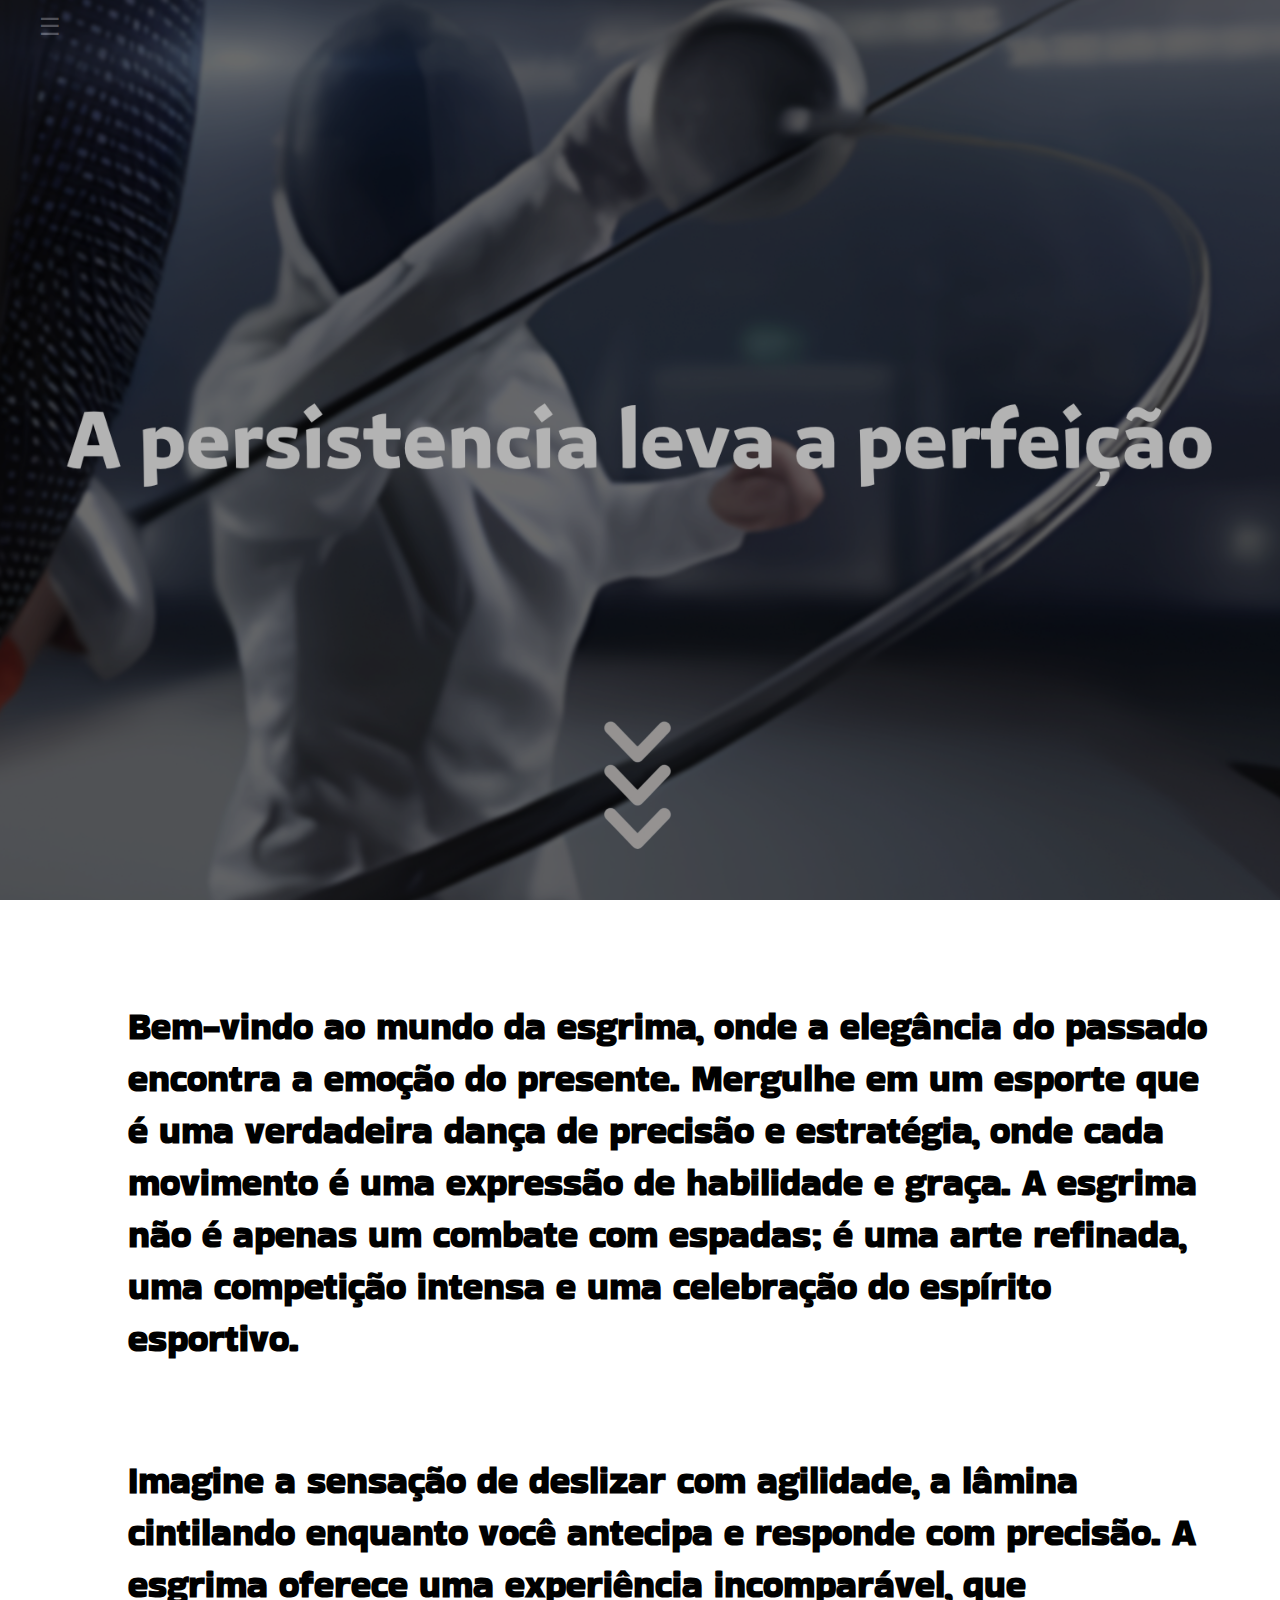
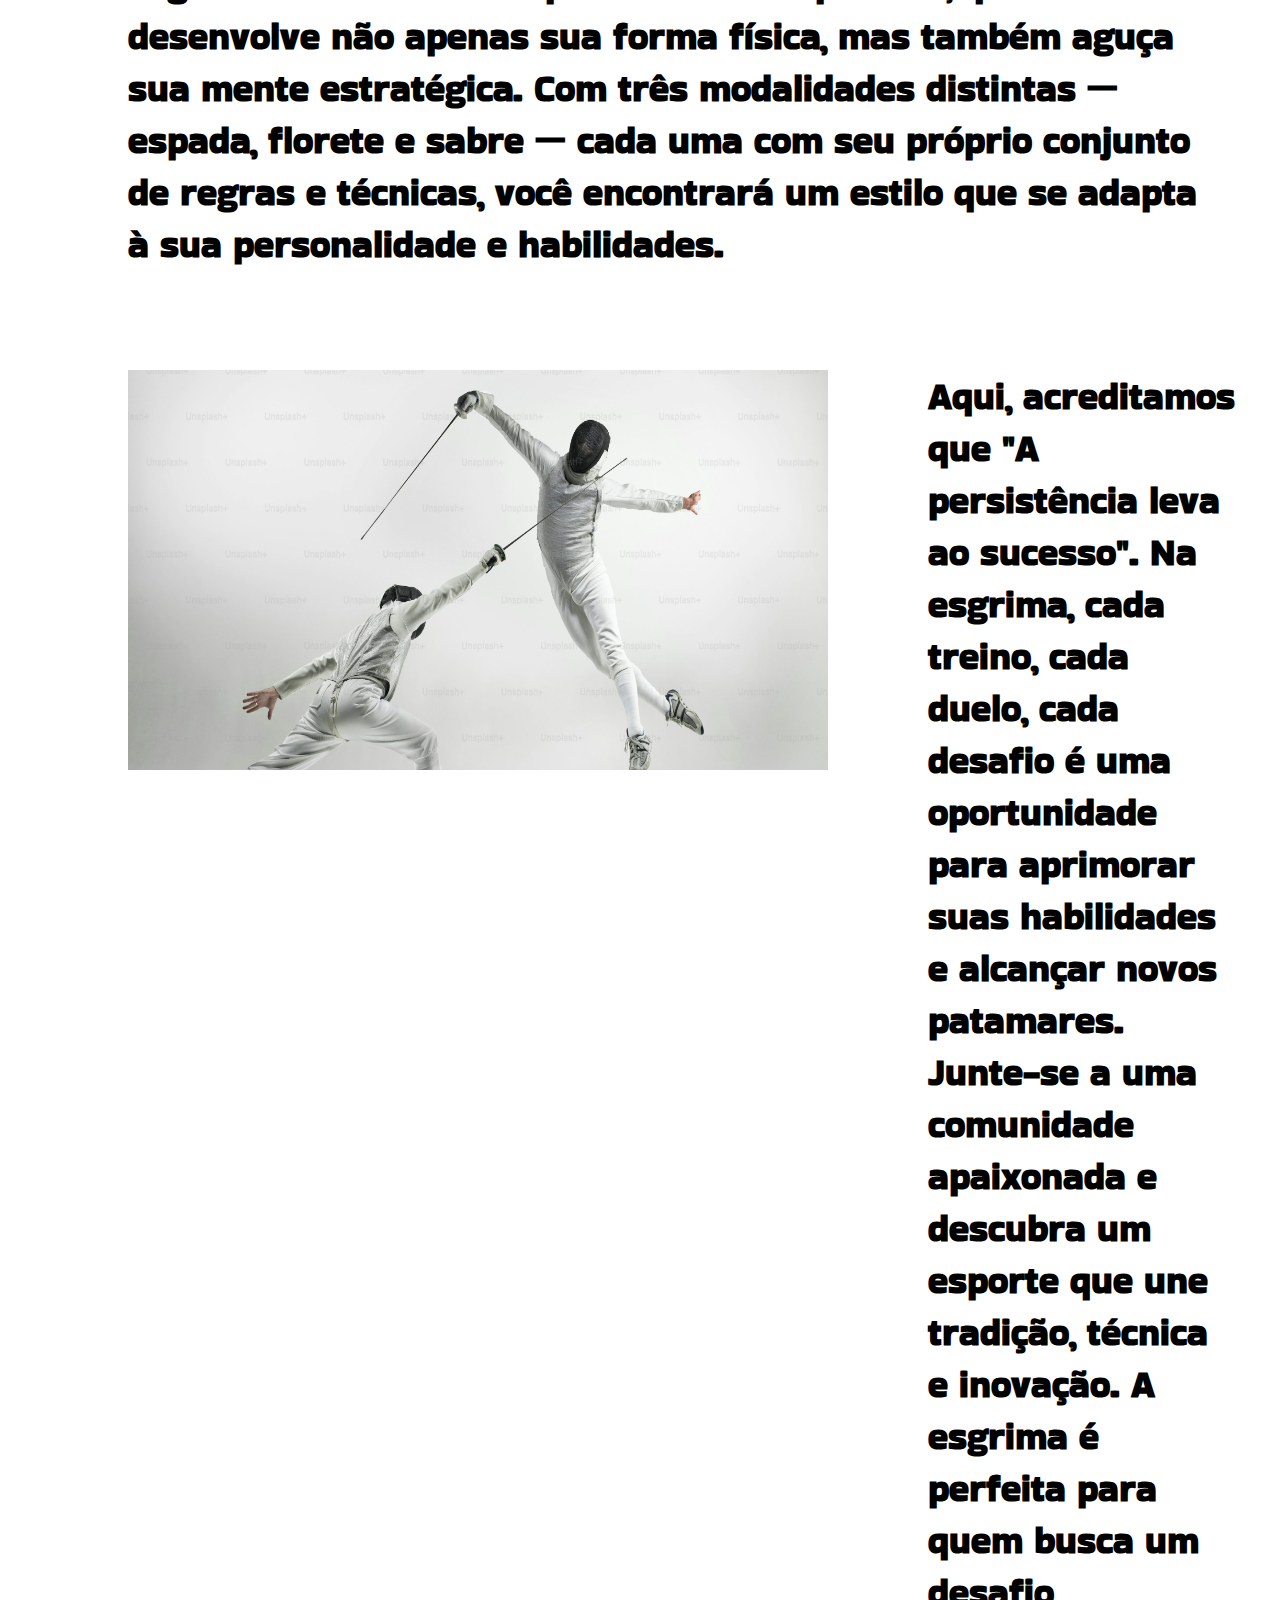
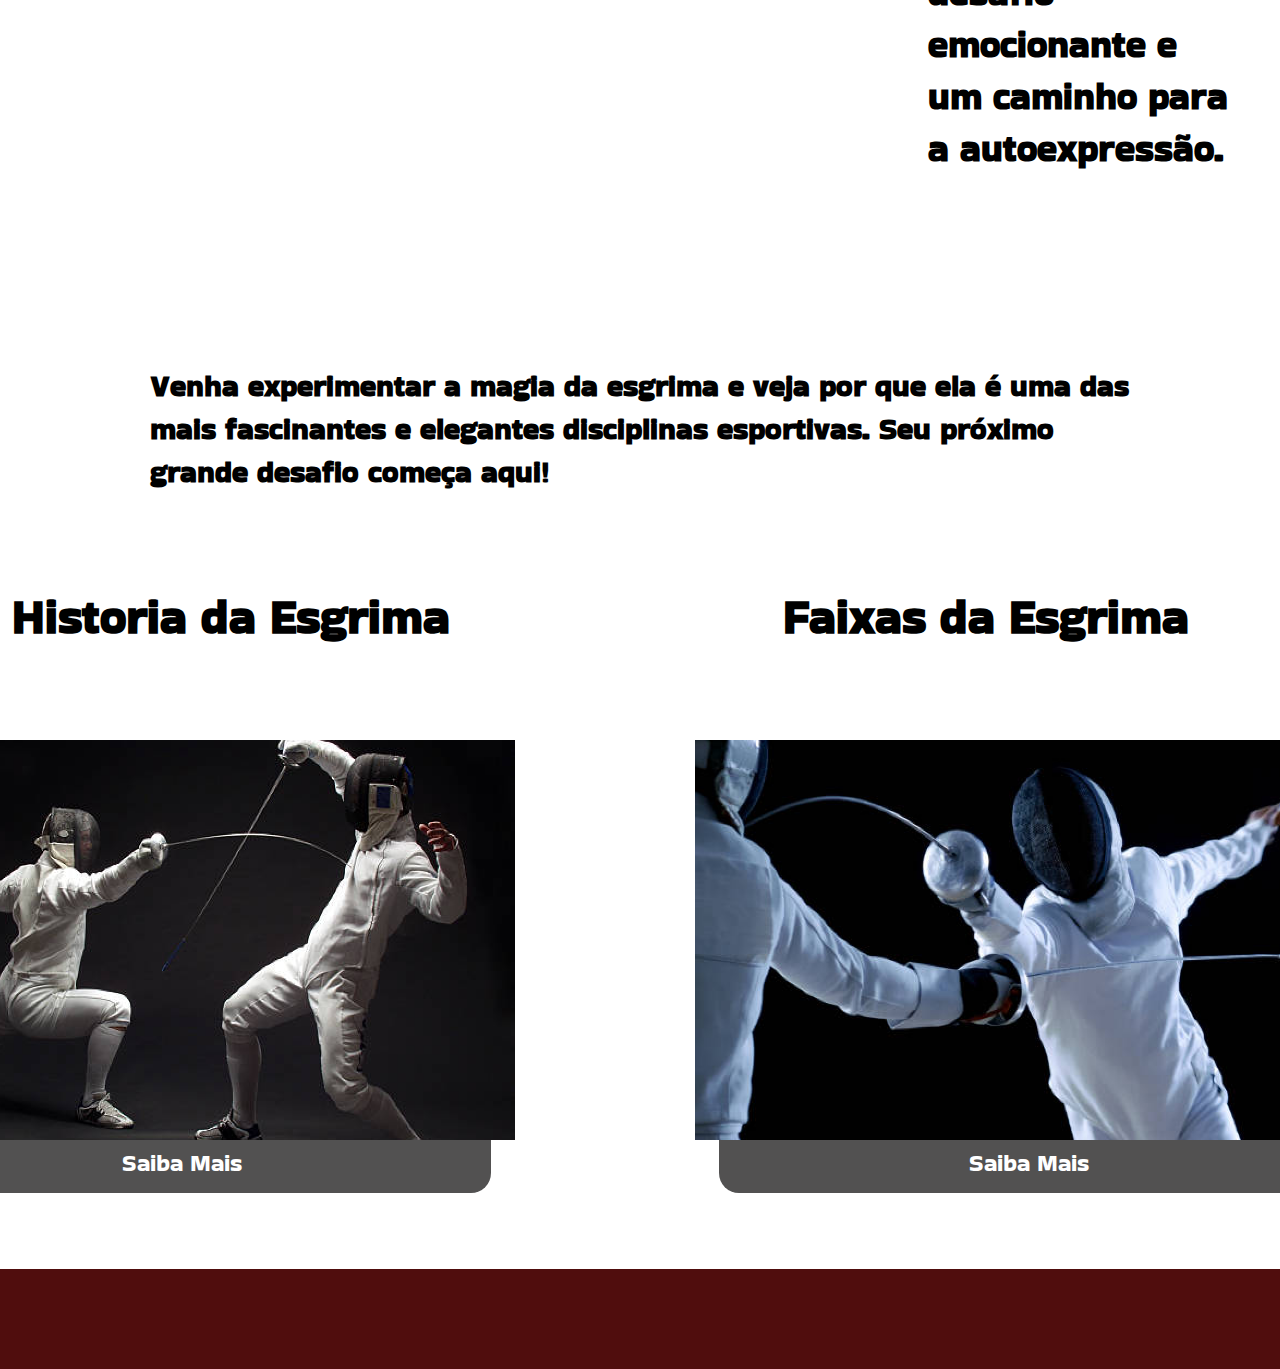
<file: index.html>
<!DOCTYPE html>
<html lang="en">
    <link rel="stylesheet" href="./assets/style.css">
    <script src="./assets/index.js"></script>

<head>
    <meta charset="UTF-8">
    <meta name="viewport" content="width=device-width, initial-scale=1.0">
    <title>Document</title>
    <link rel="preconnect" href="https://fonts.googleapis.com">
    <link rel="preconnect" href="https://fonts.gstatic.com" crossorigin>
    <link href="https://fonts.googleapis.com/css2?family=Bakbak+One&display=swap" rel="stylesheet">
</head>
<body>
    <div class="container">
    <div class="sidebar" id="sidebar">
        <div class="sidebar-header">
            <button class="toggle-btn" onclick="toggleSidebar()">&#9776;</button>
        </div>  
        <div class="sidebar-content">
            <button class="nav-btn" ><a href="./index.html">Pagina Principal</a></button>
            <button class="nav-btn" ><a href="./historia.html">História</a></button>
            <button class="nav-btn"><a href="./categorias.html">Categorias</a></button>
            <button class="nav-btn"><a href="./podio.html">Pódios</a></button>
            <button class="nav-btn"><a href="./feedback.php">FeedBack</a></button>

            <div class="last">
                <a href="https://olympics.com/pt/olympic-games">Olimpíadas</a>
            </div>
        </div>
    </div>
    </div>
    <div class="opct">  
    <header>
        <img src="./assets/Design_sem_nome__3_-removebg-preview.png" alt="scroll" id="scr-btn" onclick="scrollToSection('title')">
    </header>
    </div>
<article>

        <div class="center" id="title">
            <b><p>

                Bem-vindo ao mundo da esgrima, onde a elegância do passado encontra a emoção do presente. Mergulhe em um esporte que é uma verdadeira dança de precisão e estratégia, onde cada movimento é uma expressão de habilidade e graça. A esgrima não é apenas um combate com espadas; é uma arte refinada, uma competição intensa e uma celebração do espírito esportivo.</p></b>
                <p><b>
                Imagine a sensação de deslizar com agilidade, a lâmina cintilando enquanto você antecipa e responde com precisão. A esgrima oferece uma experiência incomparável, que desenvolve não apenas sua forma física, mas também aguça sua mente estratégica. Com três modalidades distintas — espada, florete e sabre — cada uma com seu próprio conjunto de regras e técnicas, você encontrará um estilo que se adapta à sua personalidade e habilidades.


            </p>
        </b>
        </div>

        <aside>
            <div class="img-princ"><img src="./assets/img_princ.png" width="700vh" height="400px" id="img_mid"></div>

            <div class="text-img">
                <b><p>Aqui, acreditamos que "A persistência leva ao sucesso". Na esgrima, cada treino, cada duelo, cada desafio é uma oportunidade para aprimorar suas habilidades e alcançar novos patamares. Junte-se a uma comunidade apaixonada e descubra um esporte que une tradição, técnica e inovação. A esgrima é perfeita para quem busca um desafio emocionante e um caminho para a autoexpressão. </p></b>

            </div>
        </aside>

        <div class="last-text">
            <b><p>Venha experimentar a magia da esgrima e veja por que ela é uma das mais fascinantes e elegantes disciplinas esportivas. Seu próximo grande desafio começa aqui!</p></b>
        </div>

        <div class="article-button">

            <div class="text-article-button1">
                <b><p>Historia da Esgrima</p></b>
            </div>
            <div class="text-article-button2">
                <b><p>Faixas da Esgrima</p></b>
            </div> 
        </div>   


                <div class="article-img">
                    <div class="img-final1">
                        <img src="./assets/img-last1.png" height="400vh" width="667vh">
                        <div class="div1"><a href="https://cbesgrima.org.br/a-esgrima/historia/">Saiba Mais</a></div>
                    </div>
                            
                    <div class="img-final2">
                        <img src="./assets/img_last2.png" height="400vh" width="667vh">
                        <div class="div2"><a href="https://mundoeducacao.uol.com.br/educacao-fisica/esgrima.htm">Saiba Mais</a></div>                        
                    </div>
                </div>
</article>  
    <footer>
        <img class="img" src="./assets/simbolo.png">
        <p class="p1">© Wallace e jesus</p>
    </footer>
</body>
</html>
</file>
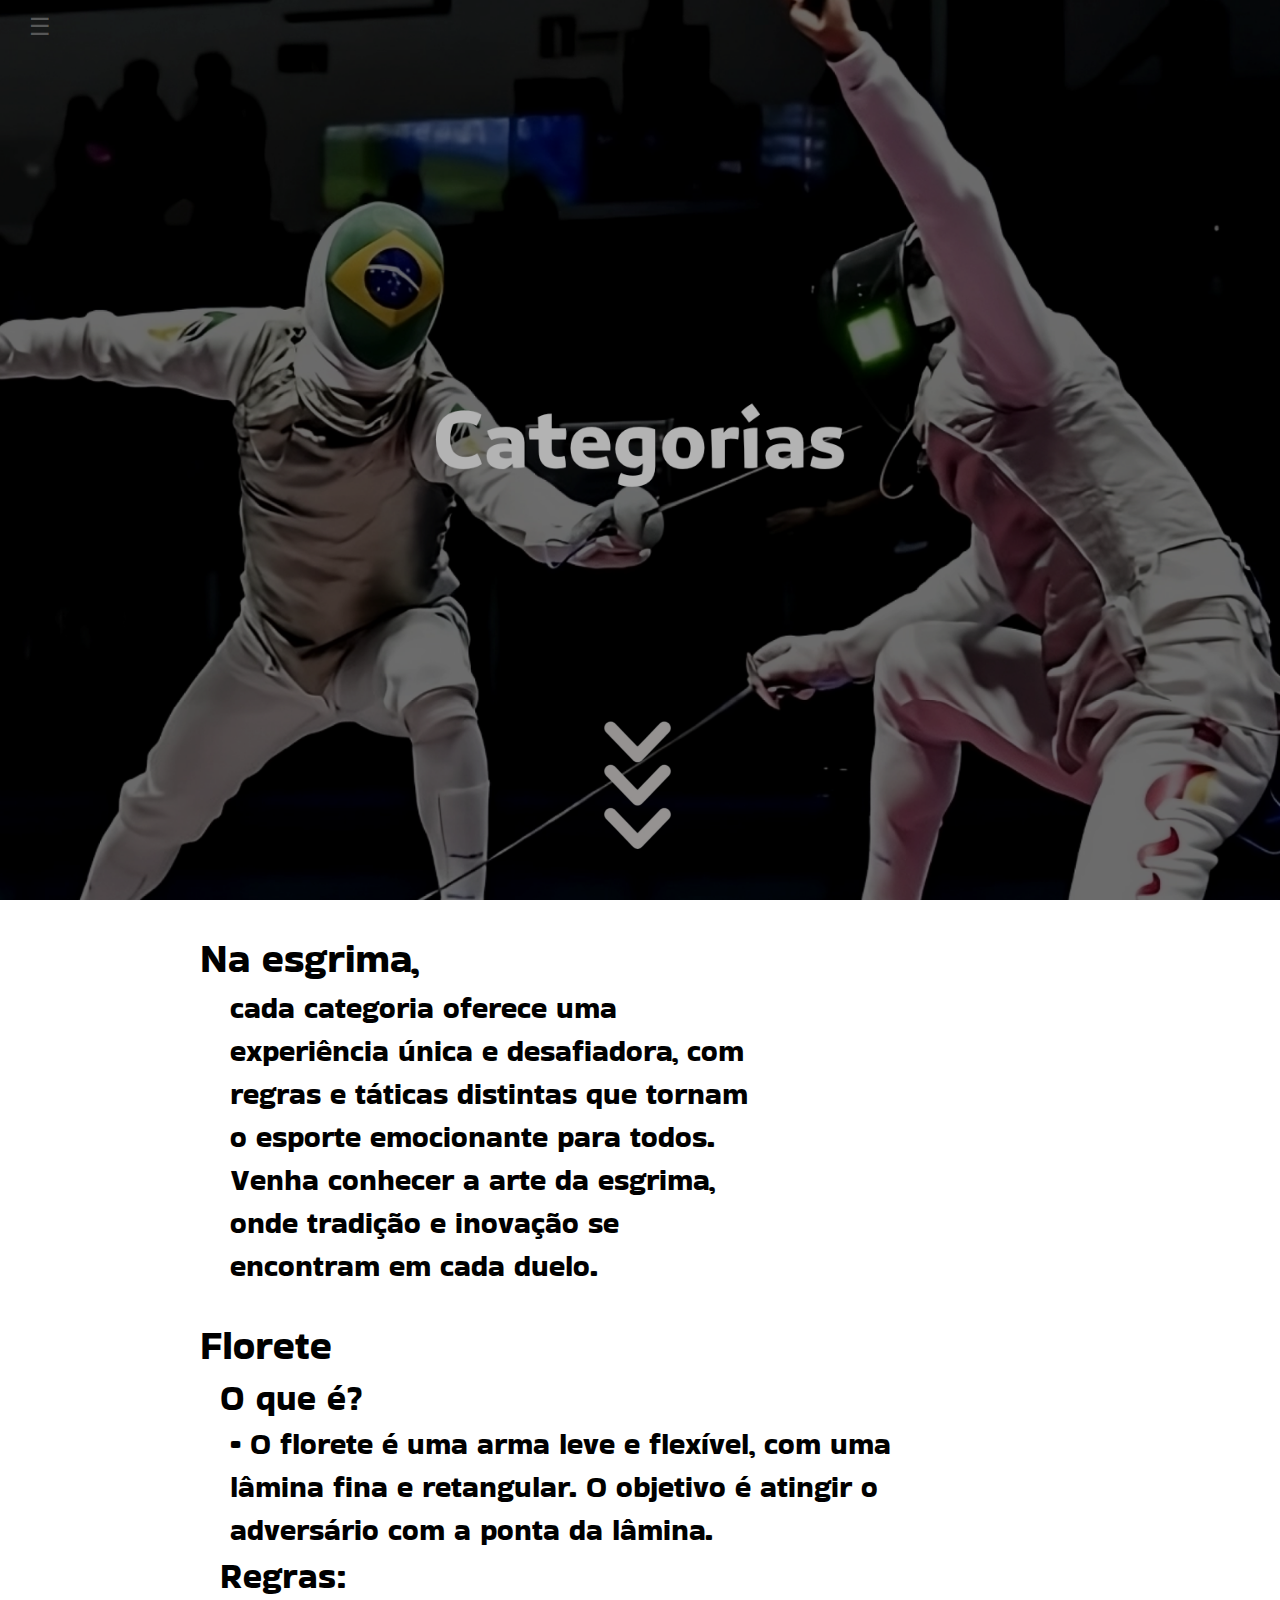
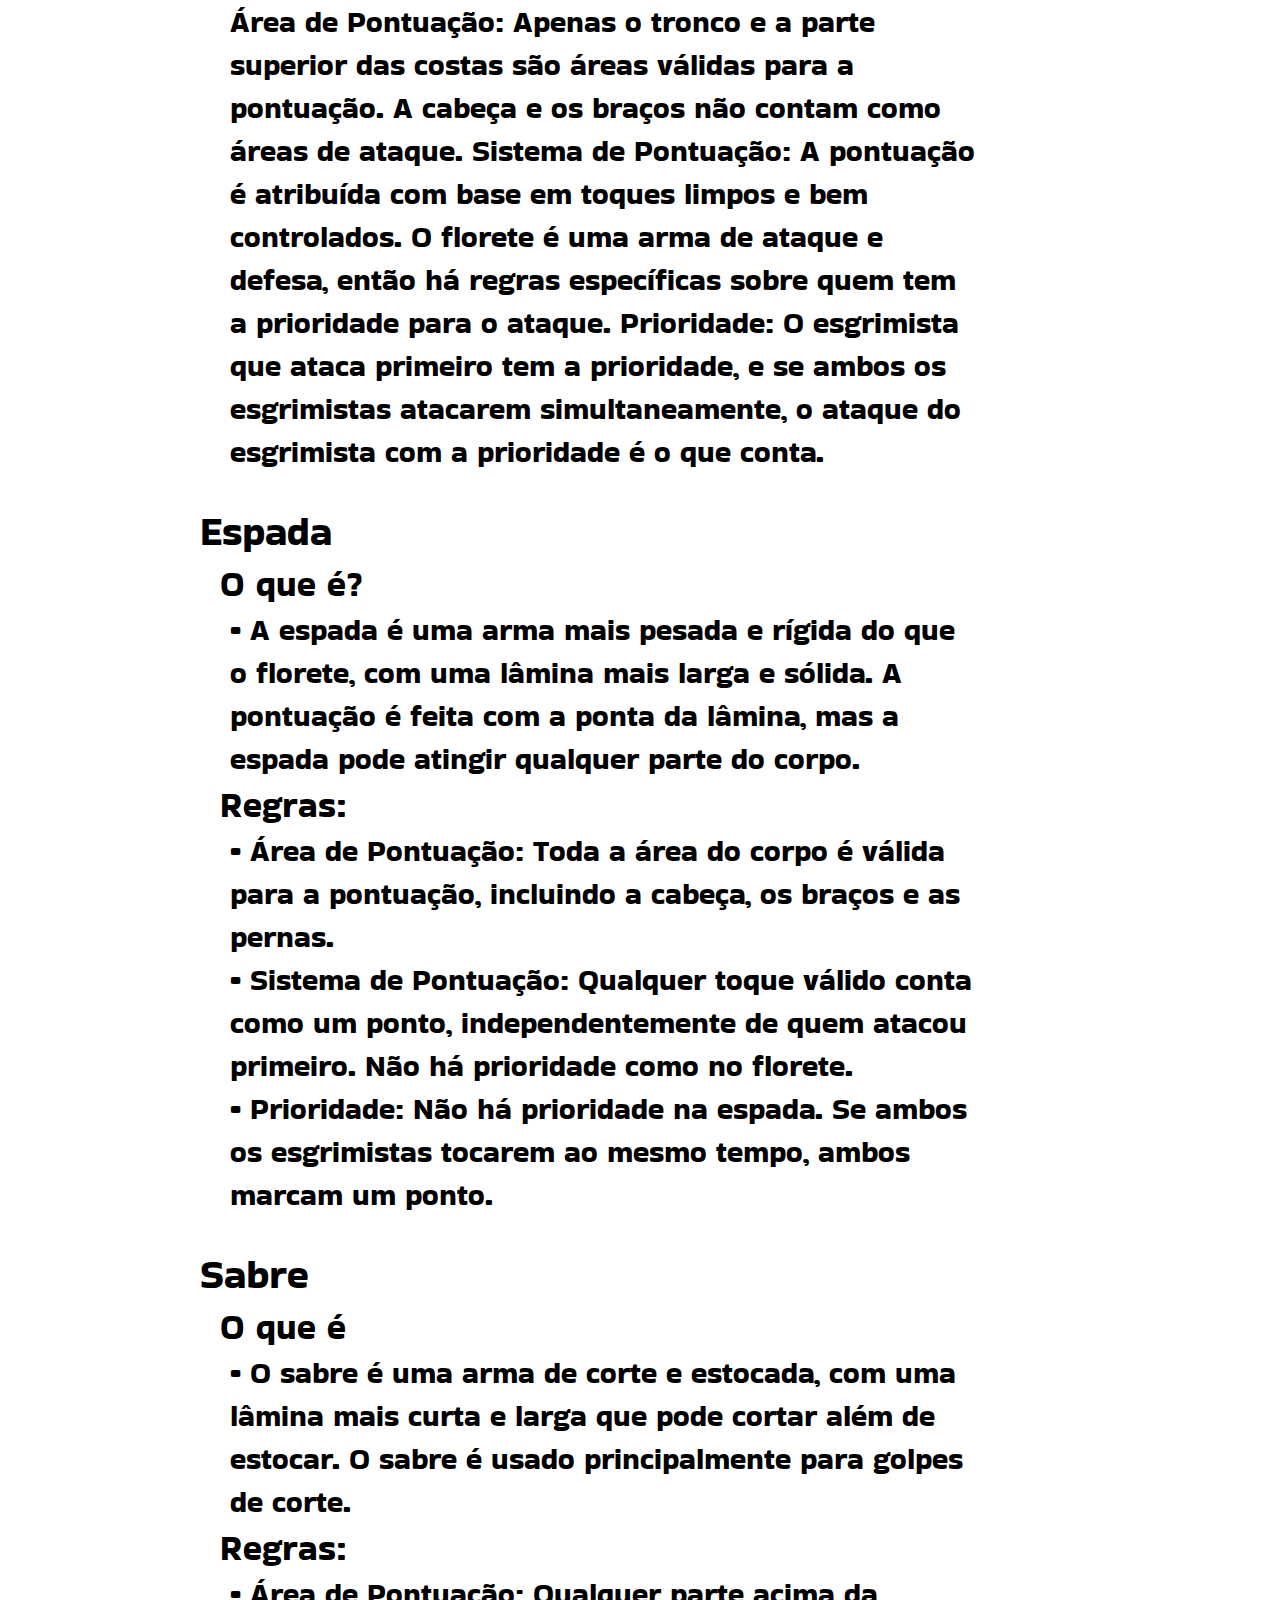
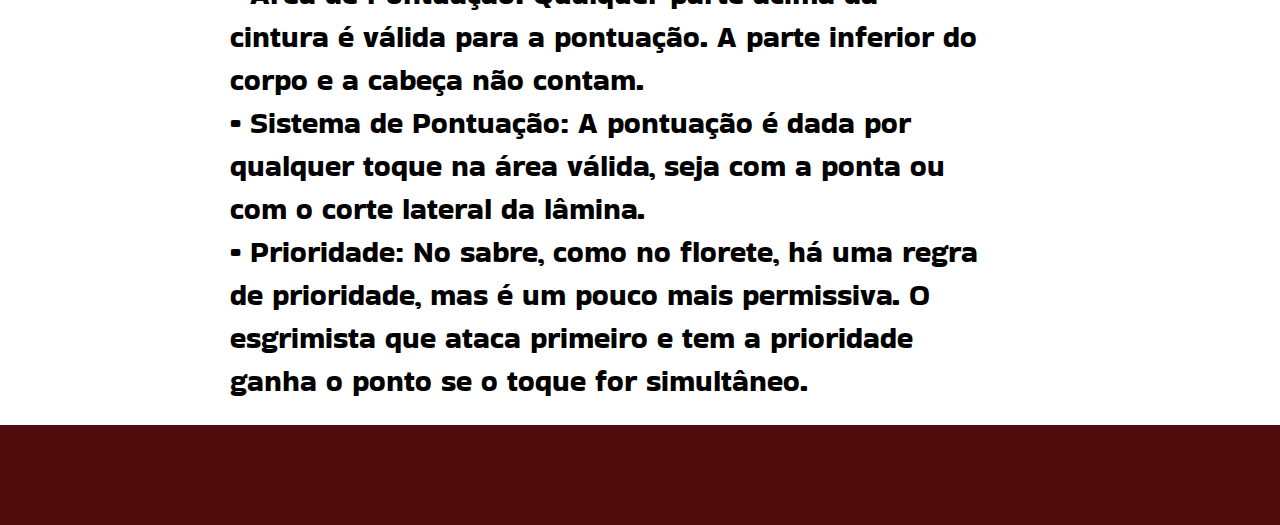
<file: categorias.html>
<!DOCTYPE html>
<html lang="en">
    <link rel="stylesheet" href="./assets/faixas.css">
<head>
    <meta charset="UTF-8">
    <meta http-equiv="X-UA-Compatible" content="IE=edge">
    <meta name="viewport" content="width=device-width, initial-scale=1.0">
    <link rel="preconnect" href="https://fonts.googleapis.com">
    <link rel="preconnect" href="https://fonts.gstatic.com" crossorigin>
    <link href="https://fonts.googleapis.com/css2?family=Bakbak+One&display=swap" rel="stylesheet">
    <title>Document</title>
</head>
<body>
    <div class="sidebar" id="sidebar">
        <div class="sidebar-header">
            <button class="toggle-btn" onclick="toggleSidebar()">&#9776;</button>
        </div>
        <div class="sidebar-content">
            <button class="nav-btn" ><a href="./index.html">Pagina Principal</a></button>
            <button class="nav-btn" ><a href="./historia.html">História</a></button>
            <button class="nav-btn"><a href="./categorias.html">Categorias</a></button>
            <button class="nav-btn"><a href="./podio.html">Pódios</a></button>
            <button class="nav-btn"><a href="./feedback.php">FeedBack</a></button>

            <div class="last">
                <a href="https://olympics.com/pt/olympic-games">Olimpíadas</a>
            </div>
        </div>
    </div>


    <div class="opct">  
        <header>
            <img src="./assets/Design_sem_nome__3_-removebg-preview.png" alt="scroll" id="scr-btn" onclick="scrollToSection('title')">
        </header>
        </div>

    <article>
        <div class="h1" id="title">Na esgrima,</div> <div class="p">cada categoria oferece uma experiência única e desafiadora, com regras e táticas distintas que tornam o esporte emocionante para todos. Venha conhecer a arte da esgrima, onde tradição e inovação se encontram em cada duelo.</div> 
    
        <div class="h1">Florete</div>
            <div class="a">O que é?</div>
                <div class="b">• O florete é uma arma leve e flexível, com uma lâmina fina e retangular. O objetivo é atingir o adversário com a ponta da lâmina. </div>

        
        <div class="a">Regras:</div>
            <div class="b">Área de Pontuação: Apenas o tronco e a parte superior das costas são áreas válidas para a pontuação. A cabeça e os braços não contam como áreas de ataque.
                Sistema de Pontuação: A pontuação é atribuída com base em toques limpos e bem controlados. O florete é uma arma de ataque e defesa, então há regras específicas sobre quem tem a prioridade para o ataque.
                Prioridade: O esgrimista que ataca primeiro tem a prioridade, e se ambos os esgrimistas atacarem simultaneamente, o ataque do esgrimista com a prioridade é o que conta.</div>
    
            <div class="h1">Espada</div>
                <div class="a">O  que é?</div>
                    <div class="b">• A espada é uma arma mais pesada e rígida do que o florete, com uma lâmina mais larga e sólida. A pontuação é feita com a ponta da lâmina, mas a espada pode atingir qualquer parte do corpo.</div>

                    <div class="a">Regras:</div>
                    <div class="b">• Área de Pontuação: Toda a área do corpo é válida para a pontuação, incluindo a cabeça, os braços e as pernas.</div>
                    <div class="b">• Sistema de Pontuação: Qualquer toque válido conta como um ponto, independentemente de quem atacou primeiro. Não há prioridade como no florete.</div>
                    <div class="b">• Prioridade: Não há prioridade na espada. Se ambos os esgrimistas tocarem ao mesmo tempo, ambos marcam um ponto.</div>



            <div class="h1">Sabre</div>
                <div class="a">O que é</div>
                <div class="b">• O sabre é uma arma de corte e estocada, com uma lâmina mais curta e larga que pode cortar além de estocar. O sabre é usado principalmente para golpes de corte.</div>
                <div class="a">Regras:</div>
                <div class="b">• Área de Pontuação: Qualquer parte acima da cintura é válida para a pontuação. A parte inferior do corpo e a cabeça não contam.</div>
                <div class="b">• Sistema de Pontuação: A pontuação é dada por qualquer toque na área válida, seja com a ponta ou com o corte lateral da lâmina.</div>
                <div class="b">• Prioridade: No sabre, como no florete, há uma regra de prioridade, mas é um pouco mais permissiva. O esgrimista que ataca primeiro e tem a prioridade ganha o ponto se o toque for simultâneo. </div>
        </article>
            <br>
            <footer>
                <img class="img" src="./assets/simbolo.png">
                <p class="p1">© Wallace e jesus</p>
            </footer>
    <script src="script.js"></script>
</body>
</html>
</file>
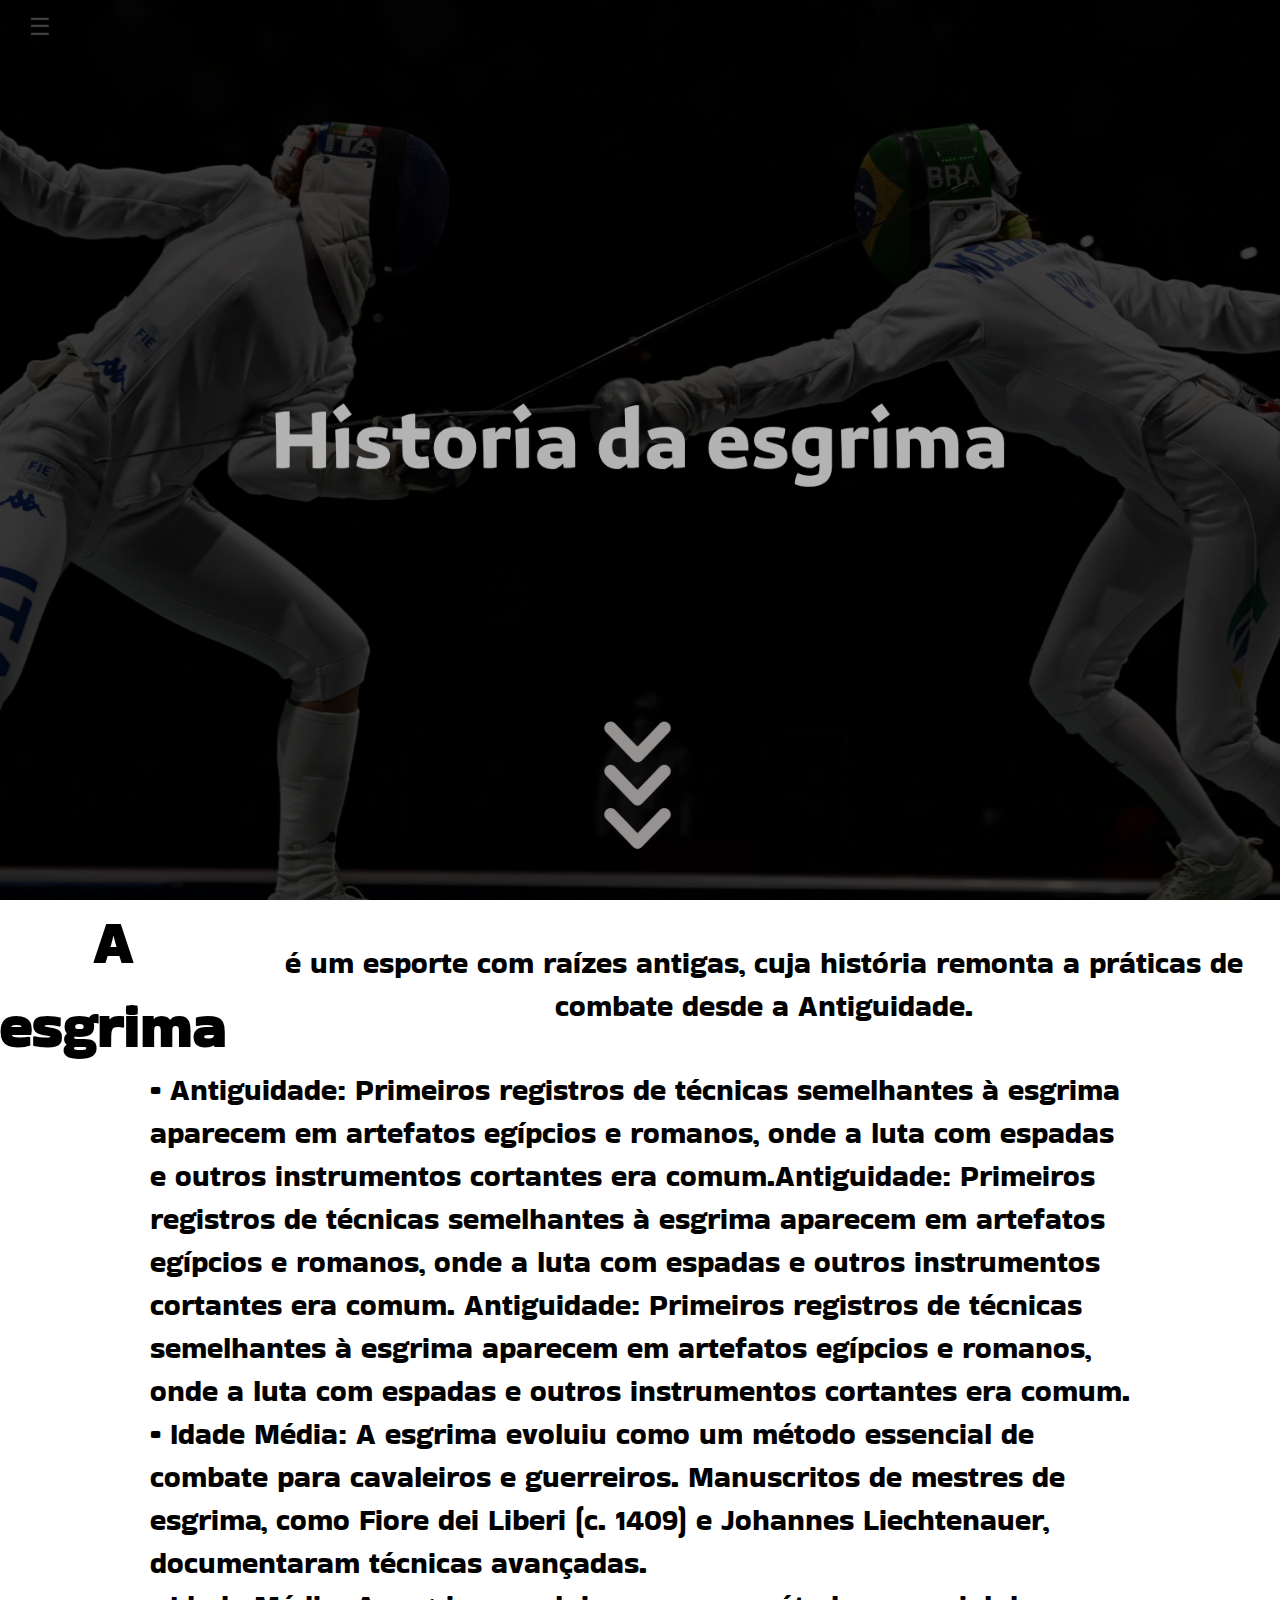
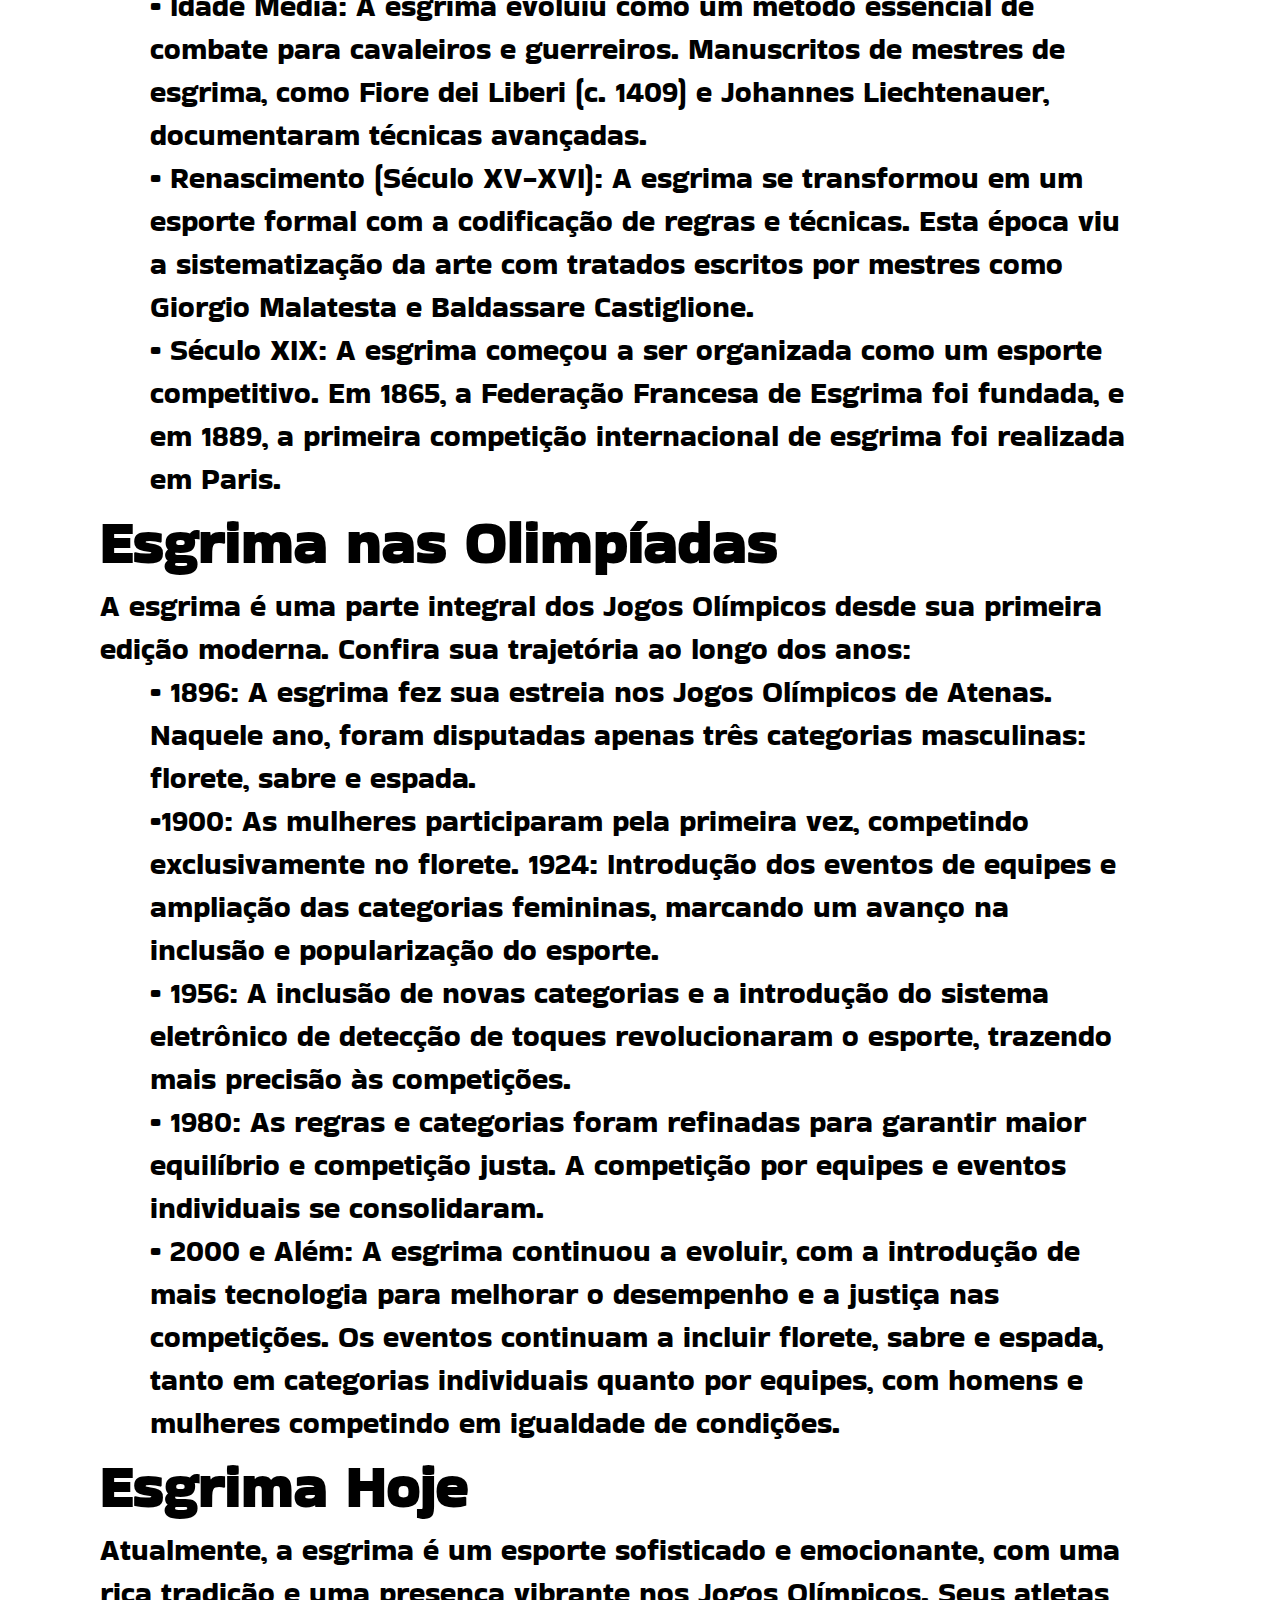
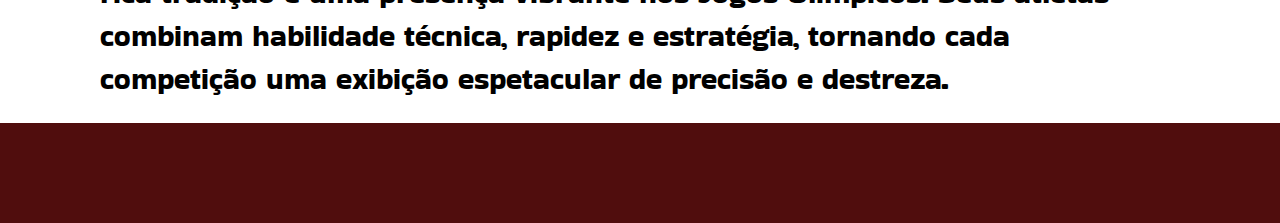
<file: historia.html>
<!DOCTYPE html>
<html lang="en">
    <link rel="stylesheet" href="./assets/historia.css">
<head>
    <meta charset="UTF-8">
    <meta http-equiv="X-UA-Compatible" content="IE=edge">
    <meta name="viewport" content="width=device-width, initial-scale=1.0">
    <link rel="preconnect" href="https://fonts.googleapis.com">
    <link rel="preconnect" href="https://fonts.gstatic.com" crossorigin>
    <link href="https://fonts.googleapis.com/css2?family=Bakbak+One&display=swap" rel="stylesheet">
    <title>Document</title>
</head>
<body>
    <div class="sidebar" id="sidebar">
        <div class="sidebar-header">
            <button class="toggle-btn" onclick="toggleSidebar()">&#9776;</button>
        </div>
        <div class="sidebar-content">
            <button class="nav-btn" ><a href="./index.html">Pagina Principal</a></button>
            <button class="nav-btn" ><a href="./historia.html">História</a></button>
            <button class="nav-btn"><a href="./categorias.html">Categorias</a></button>
            <button class="nav-btn"><a href="./podio.html">Pódios</a></button>
            <button class="nav-btn"><a href="./feedback.php">FeedBack</a></button>

            <div class="last">
                <a href="https://olympics.com/pt/olympic-games">Olimpíadas</a>
            </div>
        </div>
    </div>

    <div class="opct">  
        <header>
            <img src="./assets/Design_sem_nome__3_-removebg-preview.png" alt="scroll" id="scr-btn" onclick="scrollToSection('title')">
        </header>
        </div>

        <div class="pag1">
            <h1 class="h1-text" id="title">A esgrima</h1> <p id="title">é um esporte com raízes antigas, cuja história remonta a práticas de combate desde a Antiguidade.</p>

        </div>
<article>
        <div class="text-article">
            <p>• Antiguidade: Primeiros registros de técnicas semelhantes à esgrima aparecem em artefatos egípcios e romanos, onde a luta com espadas e outros instrumentos cortantes era comum.Antiguidade: Primeiros registros de técnicas semelhantes à esgrima aparecem em artefatos egípcios e romanos, onde a luta com espadas e outros instrumentos cortantes era comum. Antiguidade: Primeiros registros de técnicas semelhantes à esgrima aparecem em artefatos egípcios e romanos, onde a luta com espadas e outros instrumentos cortantes era comum.</p>

            <p>• Idade Média: A esgrima evoluiu como um método essencial de combate para cavaleiros e guerreiros. Manuscritos de mestres de esgrima, como Fiore dei Liberi (c. 1409) e Johannes Liechtenauer, documentaram técnicas avançadas.</p>

            <p>• Idade Média: A esgrima evoluiu como um método essencial de combate para cavaleiros e guerreiros. Manuscritos de mestres de esgrima, como Fiore dei Liberi (c. 1409) e Johannes Liechtenauer, documentaram técnicas avançadas.</p>

            <p>• Renascimento (Século XV-XVI): A esgrima se transformou em um esporte formal com a codificação de regras e técnicas. Esta época viu a sistematização da arte com tratados escritos por mestres como Giorgio Malatesta e Baldassare Castiglione.</p>

            <p>• Século XIX: A esgrima começou a ser organizada como um esporte competitivo. Em 1865, a Federação Francesa de Esgrima foi fundada, e em 1889, a primeira competição internacional de esgrima foi realizada em Paris.</p>

        </div>

        <div class="text-article2">
            <h1 class="h1-text" id="title2">Esgrima nas Olimpíadas</h1>

            <p>A esgrima é uma parte integral dos Jogos Olímpicos desde sua primeira edição moderna. Confira sua trajetória ao longo dos anos: </p>
        </div>

        <div class="text-article3">
            <p>• 1896: A esgrima fez sua estreia nos Jogos Olímpicos de Atenas. Naquele ano, foram disputadas apenas três categorias masculinas: florete, sabre e espada.</p>

            <p>•1900: As mulheres participaram pela primeira vez, competindo exclusivamente no florete.
                1924: Introdução dos eventos de equipes e ampliação das categorias femininas, marcando um avanço na inclusão e popularização do esporte. </p>

            <p>• 1956: A inclusão de novas categorias e a introdução do sistema eletrônico de detecção de toques revolucionaram o esporte, trazendo mais precisão às competições.</p>

            <p>• 1980: As regras e categorias foram refinadas para garantir maior equilíbrio e competição justa. A competição por equipes e eventos individuais se consolidaram.</p>

            <p>• 2000 e Além: A esgrima continuou a evoluir, com a introdução de mais tecnologia para melhorar o desempenho e a justiça nas competições. Os eventos continuam a incluir florete, sabre e espada, tanto em categorias individuais quanto por equipes, com homens e mulheres competindo em igualdade de condições.</p>
        </div>
        
        <div class="text-article2">
            <h1 class="h1-text" id="title3">Esgrima Hoje</h1>
            <p>Atualmente, a esgrima é um esporte sofisticado e emocionante, com uma rica tradição e uma presença vibrante nos Jogos Olímpicos. Seus atletas combinam habilidade técnica, rapidez e estratégia, tornando cada competição uma exibição espetacular de precisão e destreza.</p>
        </div>
</article>
    <br>
    <footer>
        <img class="img" src="./assets/simbolo.png">
        <p class="p1">© Wallace e jesus</p>
    </footer>
    <script src="script.js"></script>
</body>
</html>
</file>
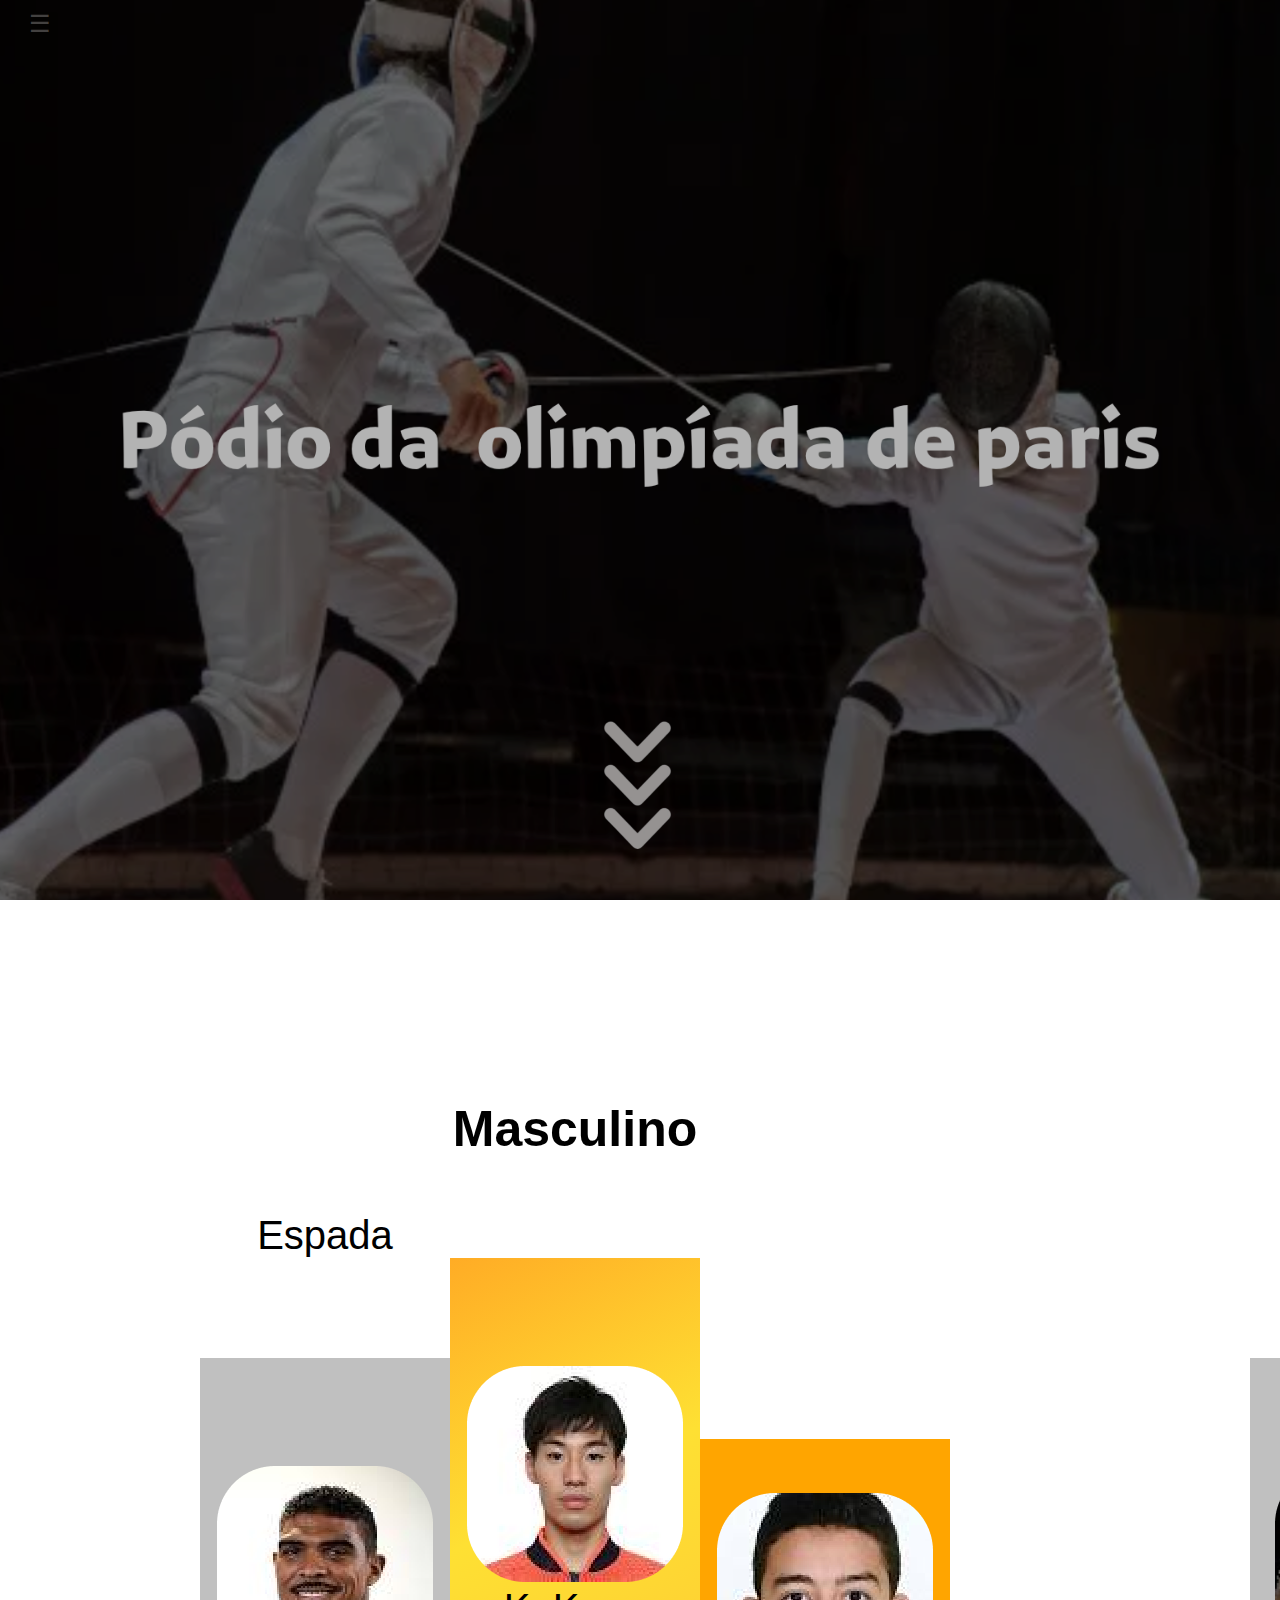
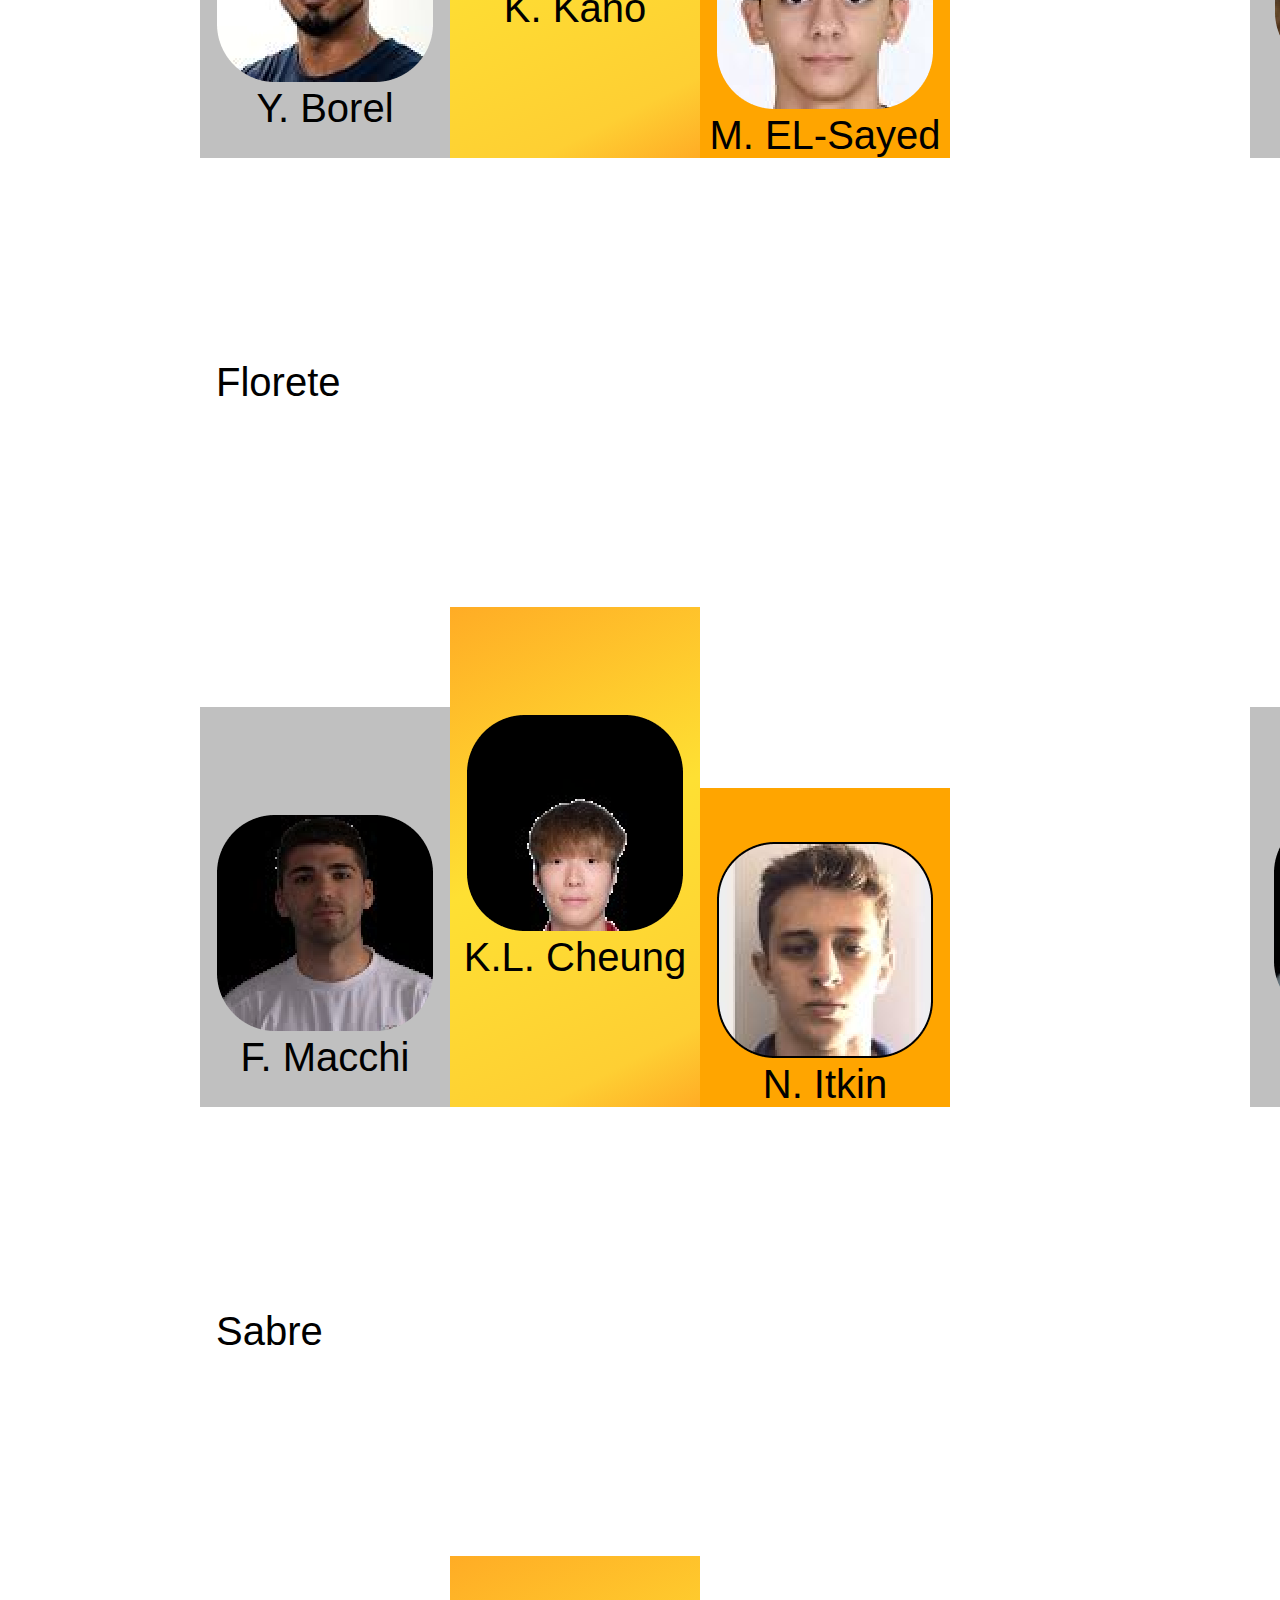
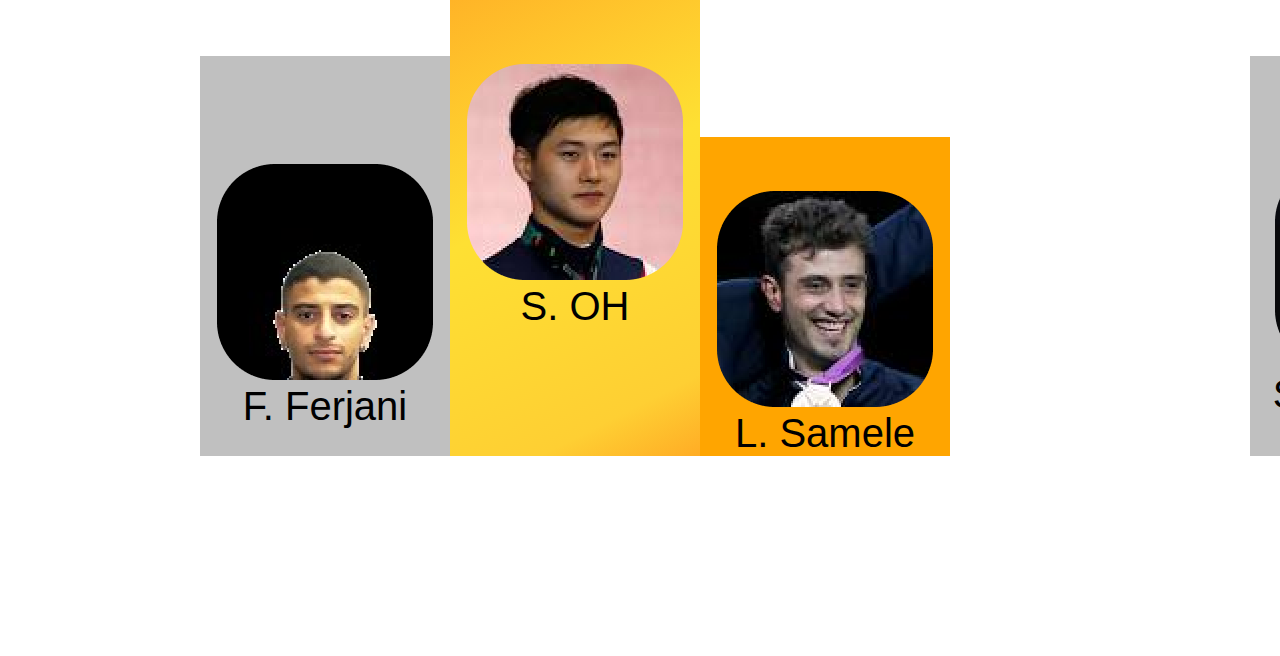
<file: podio.html>
<!DOCTYPE html>
<html lang="en">
    <link rel="stylesheet" href="./assets/podio.css">
<head>
    <meta charset="UTF-8">
    <meta name="viewport" content="width=device-width, initial-scale=1.0">
    <title>Document</title>
</head>
<body>
    <div class="sidebar" id="sidebar">
        <div class="sidebar-header">
            <button class="toggle-btn" onclick="toggleSidebar()">&#9776;</button>
        </div>
        <div class="sidebar-content">
            <button class="nav-btn" ><a href="./index.html">Pagina Principal</a></button>
            <button class="nav-btn" ><a href="./historia.html">História</a></button>
            <button class="nav-btn"><a href="./categorias.html">Categorias</a></button>
            <button class="nav-btn"><a href="./podio.html">Pódios</a></button>
            <button class="nav-btn"><a href="./feedback.php">FeedBack</a></button>

            <div class="last">
                <a href="https://olympics.com/pt/olympic-games">Olimpíadas</a>
            </div>
        </div>
    </div>

    <div class="opct">  
      <header>
          <img src="./assets/Design_sem_nome__3_-removebg-preview.png" alt="scroll" id="scr-btn" onclick="scrollToSection('title')">
      </header>
      </div>

    <article>
        <div class="container1" id="title">

            <div class="container podium">
                <div class="podium__item"><p class="sla" style="margin-bottom: 100px; ">Espada</p>
                  <div class="podium__rank second"><br><br><br><br><br><br> <img src="./assets/img_podio/masc/espada/second_male_01.png" ><p>Y. Borel</p></div>
                </div>
                <div class="podium__item">
                  <h1 class="podium-title">Masculino</h1>
                  <div class="podium__rank first">
                    <br><br><br><br><br><br><img src="./assets/img_podio/masc/espada/first_male_01.png" > <p>K. Kano</p>
                  </div>
              </div>
                <div class="podium__item">
                  <div class="podium__rank third"><br><br><br><img src="./assets/img_podio/masc/espada/thrid_male_01.png" ><p>M. EL-Sayed</p></div>
                </div>
            </div>
        
            <div class="container podium">
                <div class="podium__item">
                  <div class="podium__rank second"><br><br><br><br><br><br><img src="./assets/img_podio/fem/espada/second_fem_01.png" ><p>A. Mallo</p></div>
                </div>
                <div class="podium__item">
                  <h1 class="podium-title">Feminino</h1>
                  <div class="podium__rank first">
                    <br><br><br><br><br><br><img src="./assets/img_podio/fem/espada/first_fem_01.png"><p>M.W.V Hong</p>
                  </div>
              </div>
                <div class="podium__item">
                  <div class="podium__rank third"><br><br><br><img src="./assets/img_podio/fem/espada/thrid_fem_01.png" ><p>E. Muhari</p></div>
                </div>
            </div>
        </div>
         
        <hr style="visibility: hidden;">   
          <p class="sla" style="margin-right: 1500px; margin-left: 24vh;"> Florete</p>
        <hr style="visibility: hidden;">  
        <div class="container2">
        
            <div class="container podium">
                <div class="podium__item">
                  <div class="podium__rank second"><br><br><br><br><br><br><img src="./assets/img_podio/masc/florete/second_male_02.png"><p>F. Macchi</p></div>
                </div>
                <div class="podium__item">
                  <div class="podium__rank first">
                    <br><br><br><br><br><br><img src="./assets/img_podio/masc/florete/first_male_02.png"><p>K.L. Cheung</p>
                  </div>
              </div>
                <div class="podium__item">
                  <div class="podium__rank third"><br><br><br><img src="./assets/img_podio/masc/florete/thrid_male_02.png"><p>N. Itkin</p></div>
                </div>
            </div>
        
            <div class="container podium">
                <div class="podium__item">
                  <div class="podium__rank second"><br><br><br><br><br><br><img src="./assets/img_podio/fem/florete/second_fem_02.png"><p>L. Scruggs</p></div>
                </div>
                <div class="podium__item">
                  <div class="podium__rank first">
                    <br><br><br><br><br><br><img src="./assets/img_podio/fem/florete/first_fem_02.png" ><p>L. Kiefer</p>
                  </div>
              </div>
                <div class="podium__item">
                  <div class="podium__rank third"><br><br><br><img src="./assets/img_podio/fem/florete/thrid_fem_02.png" ><p>E. Harvey</p></div>
                </div>
            </div>
        </div>
        
        <hr style="visibility: hidden;">   
          <p class="sla" style="margin-right: 1500px; margin-left: 24vh"> Sabre</p>
        <hr style="visibility: hidden;">  

        <div class="container3">
        
            <div class="container podium">
                <div class="podium__item">
                  <div class="podium__rank second"><br><br><br><br><br><br><img src="./assets/img_podio/masc/sabre/second_male_01.png" alt=""><p>F. Ferjani</p></div>
                </div>
                <div class="podium__item">
                  <div class="podium__rank first">
                    <br><br><br><br><br><br><img src="./assets/img_podio/masc/sabre/first_male_01.png" ><p>S. OH</p>
                  </div>
              </div>
                <div class="podium__item">
                  <div class="podium__rank third"><br><br><br><img src="./assets/img_podio/masc/sabre/thrid_male_01.png" ><p>L. Samele</p></div>
                </div>
            </div>
        
            <div class="container podium">
                <div class="podium__item">
                  <div class="podium__rank second"><br><br><br><br><br><br><img src="./assets/img_podio/fem/sabre/second_fem_03.png" alt=""><p>S. BALZER</p></div>
                </div>
                <div class="podium__item">
                  <div class="podium__rank first">
                    <br><br><br><br><br><br> <img src="./assets/img_podio/fem/sabre/first_fem_03.png" alt=""><p>M. Apithy Brunet</p>
                  </div>
              </div>
                <div class="podium__item">
                  <div class="podium__rank third"><br><br><br><img src="./assets/img_podio/fem/sabre/thrid_fem_03.png" alt=""><p>O. Kharlan</p>
                  </div>
                </div>
            </div>
        </div>
    </article>
    <script src="script.js"></script>
</body>
</html>
</file>
<file: assets/style.css>
/* styles.css */

/* Reseta margens e preenchimento padrão */
* {
  margin: 0;
  padding: 0;
  box-sizing: border-box;
  font-family: "Bakbak One", sans-serif;
}
.bakbak-one-regular {
  font-family: "Bakbak One", sans-serif;
  font-weight: 400;
  font-style: normal;
}

/* Estilos gerais do corpo */
body {
  font-family: Arial, sans-serif;
}
.opct{
  height: 100vh;
  background-color: black;
  background-position: center;
  background-size: cover;
}
header{
  height: 100vh;
  opacity: 70%;
  background-image: url(./Index_princ_img..png);
  background-position: center;
  background-size: cover;
  display: flex;
  justify-content: center;
  align-items: flex-end;
}

header > img{
  width: 17vh;
  margin-bottom: 4%;
  cursor: pointer;
  animation: jumping 4s linear infinite;
}

 @keyframes jumping {
  from {transform: translateY(-7px);}
  50% {transform: translateY( 0);}
  to {transform: translateY(-7px);}
}
.title{
  margin-top: 5vh;
  text-align: center;
  font-size: 64px; 
}

.text-img{
  font-size: 37px;
  margin-left: 100px;
  margin-right: 5vh;
  margin-bottom: 100px;
  @font-face { 
    font-family: 'Bakbak One';
    src: url('https://fonts.google.com/specimen/Bakbak+One?query=Bakbak+One'); 
   } 
}

aside{
  display: flex;
  margin-left: 10%;
}

p{
  margin-bottom: 10vh;
}

.center{
font-size: 37px;
margin-left: 10%;
margin-right: 5%;
margin-top: 100px;
margin-bottom: 100px;
/* margin-left: 170px; */
  @font-face {
    font-family: 'Bakbak One';
    src: url('https://fonts.google.com/specimen/Bakbak+One?query=Bakbak+One');
  }
}

.div1 a{
  padding-top: 0.7vh;
  padding-bottom: 1.5vh;
  text-decoration: none;
  font-size: 24px;
  color: white;
  background-color:#525151;
  padding-inline: 27.7vh;
  border-radius: 0px 0px 20px 20px;
}

.div2 a{
  padding-top: 0.7vh;
  padding-bottom: 1.5vh;
  background: rgba(0, 0, 0, 0.925);
  border-radius:3px;
  color:#ff0202;
  text-decoration: none;
  font-size: 24px;
  color: white;
  background-color:#525151;
  padding-inline: 27.7vh;
  border-radius: 0px 0px 20px 20px;
}

.article-button{
  display: flex;
  text-align: center;
  justify-content: center;
  align-items: center;
  gap: 37vh;
  font-size: 48px;
  margin-right: 80px;
}

.article-img{
  display: flex;
  margin-left: 40px;
  justify-content: center;
  align-items: center;
  margin-left: 0px;
  margin-right: 40px;
  text-align: center;
  margin-right: 70px;
  margin-bottom: 0px;
  gap: 20vh;
}

.saiba-mais{
  display: flex;
  text-align: center;
  justify-content: center;
  align-items:center ;
  margin-left:0px ;
  margin-right: 70px;
  margin-bottom: 40px;
  gap: 320px;


}

.img-final1{
  margin-bottom: 10vh;
}

.img-final2{
  margin-bottom: 10vh;
}

.text-article-button1{
font-size: 48px;
}

.text-article-botton2{
  font-size: 48px;
}

.last-text{
  font-size: 30px;
  margin-left: 150px;
  margin-right: 150px;
}

/* Estilos do menu lateral */
.sidebar {
  height: 100vh;
  width: 100px; /* Largura inicial do menu */
  position: fixed;
  top: 0;
  left: 0;
  background-color: rgb(0, 0, 0);
  color: rgb(255, 255, 255);
  transition: width 0.3s; /* Transição suave para abrir/fechar */
  overflow: hidden;
  display: flex;
  flex-direction: column;
  align-items: center;
}

.sidebar-header {
  width: 100%;
  display: flex;
  justify-content: center;
  align-items: center;
  padding: 10px;
}

.logo {
  width: 50px;
  height: auto;
  margin-bottom: 10px;
}

.toggle-btn {
  background: none;
  border: none;
  color: rgb(216, 211, 211);
  font-size: 24px;
  cursor: pointer;
  display: block;
}

.sidebar-content {
  display: flex;
  flex-direction: column;
  align-items: center;
  width: 100%;
  transition: opacity 0.3s; /* Transição suave para a visibilidade dos botões */
  opacity: 0;
  visibility: hidden;
  color: white;
}

.nav-btn {
  background-color: rgb(243, 3, 3);
  color: white;
  border: none;
  padding: 10px;
  margin: 10px;
  border-radius: 10px;
  width: 60%;
  text-align: center;
  cursor: pointer;
  text-decoration: none;
 
}

.nav-btn:hover {
  background-color: #500d0d;
}

/* Estilos do conteúdo principal */
.content {
  margin-left: 80px; /* Ajusta a margem para a largura inicial do menu */
  padding: 20px;
}

/* Quando o menu estiver aberto */
.sidebar.open {
  width: 250px;
}

.sidebar.open .sidebar-content {
  opacity: 1;
  visibility: visible;
}
.nav-btn a{
  text-decoration: none;
  color: white  ;
  font-family:sans-serif;
 font-weight:900;
}
.last{
  background-color: rgb(243, 3, 3);
  color: white;
  border: none;
  padding: 10px;
  margin: 500px;
  border-radius: 4px;
  width: 60%;
  text-align: center;
  cursor: pointer;
  text-decoration: none;
 
}
.last:hover {
  background-color: #500d0d;
}
.last a{
  text-decoration: none;
  color: white  ;
  font-family:sans-serif;
 font-weight:900;
}

.footer{
  height: 30px;
  width: 100%;
  background-color: #262626;
}

.button{
  display: flex;
  height: 50px;
  width: 500px;
  background-color: rgb(70, 60, 62);
  margin-bottom: 30px;
}

footer{
  display: flex;
  width: 100%;
  height: 100px;
  text-align: center;
  justify-content: center;
  background-color: #500d0d;
  gap: 30px;
}

.p1{
  color: #fff;
  font-size: 1.5vh;
  margin-top: 40px;
}

.img{
  width: 50px;
  height: 50px;
  margin-top: 25px;
  margin-left: 160vh;
}

@media screen and (max-width: 600px) {
  body{
    overflow-x: hidden;
  }
  .opct{
    height: 30vh;
  }
  header{
    opacity: 100%;
    width: 100%;
    height: 100%;

  }
  header > img{
    visibility: hidden;
  }
  #img_mid{
    position: absolute;
    height: 30vh;
    width: 40vh;
  }
  .text-img{
    margin-top: 50vh;
    margin-left: 0;
    display: flex;
  }
  h1{
    font-size: 8vh;
  }
  p{
    font-size: 3vh;
  }
  .sidebar{
    text-align: center;
    background: none;
  }
  .toggle-btn { 
    display: block;
    padding:20px;
    background: rgba(0, 0, 0, 0.925);
    border-radius:3px;
    color:#ff0202;
  }
  .sidebar.open {
    display: block;
    position: absolute;
    background-color: black;
    width: 50vh;
    height: 200vh;
  }
  .last{
    margin: 7vh;
  }
  .text-article-button1{
    width: 40%;
    position: relative;
  }
}
@media screen and (max-width: 1366px) {

}
</file>
<file: assets/faixas.css>
/* styles.css */

/* Reseta margens e preenchimento padrão */
* {
  margin: 0;
  padding: 0;
  box-sizing: border-box;
  font-family: "Bakbak One", sans-serif;
}
.opct{
  height: 100vh;
  background-color: black;
  background-position: center;
  background-size: cover;
}

header{
  height: 100vh;
  opacity: 70%;
  background-image: url(./Categorias_princ_img.png);
  background-position: center;
  background-size: cover;
  display: flex;
  justify-content: center;
  align-items: flex-end;
}

header > img{
  width: 17vh;
  margin-bottom: 4%;
  cursor: pointer;
  animation: jumping 4s linear infinite;
}

 @keyframes jumping {
  from {transform: translateY(-7px);}
  50% {transform: translateY( 0);}
  to {transform: translateY(-7px);}
}*/

.bakbak-one-regular {
  font-family: "Bakbak One", sans-serif;
  font-weight: 400;
  font-style: normal;
}

/* Estilos do menu lateral */
.sidebar {
  height: 100vh;
  width: 80px; /* Largura inicial do menu */
  position: fixed;
  top: 0;
  left: 0;
  background-color: rgb(0, 0, 0);
  color: rgb(255, 255, 255);
  transition: width 0.3s; /* Transição suave para abrir/fechar */
  overflow: hidden;
  display: flex;
  flex-direction: column;
  align-items: center;
}

.sidebar-header {
  width: 100%;
  display: flex;
  justify-content: center;
  align-items: center;
  padding: 10px;
}

.logo {
  width: 50px;
  height: auto;
  margin-bottom: 10px;
}

.toggle-btn {
  background: none;
  border: none;
  color: rgb(216, 211, 211);
  font-size: 24px;
  cursor: pointer;
  display: block;
}

.sidebar-content {
  display: flex;
  flex-direction: column;
  align-items: center;
  width: 100%;
  transition: opacity 0.3s; /* Transição suave para a visibilidade dos botões */
  opacity: 0;
  visibility: hidden;
  color: white;
}

.nav-btn {
  background-color: rgb(243, 3, 3);
  color: white;
  border: none;
  padding: 10px;
  margin: 10px;
  border-radius: 4px;
  width: 60%;
  text-align: center;
  cursor: pointer;
  text-decoration: none;
 
}

.nav-btn:hover {
  background-color: #500d0d;
}

/* Estilos do conteúdo principal */
.content {
  margin-left: 80px; /* Ajusta a margem para a largura inicial do menu */
  padding: 20px;
}

/* Quando o menu estiver aberto */
.sidebar.open {
  width: 250px;
}

.sidebar.open .sidebar-content {
  opacity: 1;
  visibility: visible;
}
.nav-btn a{
  text-decoration: none;
  color: white  ;
  font-family:sans-serif;
 font-weight:900;
}
.last{
  background-color: rgb(243, 3, 3);
  color: white;
  border: none;
  padding: 10px;
  margin: 500px;
  border-radius: 4px;
  width: 60%;
  text-align: center;
  cursor: pointer;
  text-decoration: none;
 
}
.last:hover {
  background-color: #500d0d;
}
.last a{
  text-decoration: none;
  color: white  ;
  font-family:sans-serif;
 font-weight:900;
}

article{
  margin-right: 300px;

}

.h1{
  font-size: 40px;
  margin-left: 200px;
  margin-top: 30px;
}
.p{
  margin-left: 230px;  
  margin-right: 230px;
  font-size:30px;
}

.a{
  margin-left: 220px;  
  font-size: 35px;
}

.b{
  margin-left: 230px;  
  font-size: 30px;
}

footer{
  display: flex;
  width: 100%;
  height: 100px;
  text-align: center;
  justify-content: center;
  background-color: #500d0d;
  gap: 30px;
}

.p1{
  color: #fff;
  font-size: 1.5vh;
  margin-top: 40px;
}

.img{
  width: 70px;
  height: 70px;
  margin-top: 25px;
  margin-left: 160vh;
}
@media screen and (max-width: 600px) {
  .opct{
    height: 30vh;
  }
  header{
    opacity: 100%;
    width: 100%;
    height: 100%;

  }
  header > img{
    visibility: hidden;
  }
  h1{
    font-size: 8vh;
  }
  p{
    font-size: 3vh;
  }
  .sidebar{
    text-align: center;
    background: none;
  }
  .toggle-btn { 
    display: block;
    padding:20px;
    background: rgba(0, 0, 0, 0.925);
    border-radius:3px;
    color:#ff0202;
  }
  .sidebar.open {
    display: block;
    position: absolute;
    background-color: black;
    width: 50vh;
    height: 200vh;
  }
  .last{
    margin: 7vh;
  }
  .footer{
    width: 100%;
  }
  .h1{
    font-size: 40px;
    margin-left: 2vh;
    margin-top: 30px;
  }
  .p{
    display: flex;
    text-align: justify;
    padding: 97%;
    margin-left: 1vh;  
    margin-right: 0.2vh;
    font-size: 24px;
  }
  
  .a{
    margin: auto;
    display: flex;
    text-align: justify;
    padding: 90%;
    font-size: 24px;
  }
  
  .b{
    margin: auto;
    display: flex;
    text-align: justify;
    padding: 90%;
    font-size: 24px;
  }
}
</file>
<file: assets/historia.css>
/* styles.css */

/* Reseta margens e preenchimento padrão */
* {
  margin: 0;
  padding: 0;
  box-sizing: border-box;
  font-family: "Bakbak One", sans-serif;
}

.opct{
  height: 100vh;
  background-color: black;
  background-position: center;
  background-size: cover;
}
header{
  height: 100vh;
  opacity: 70%;
  background-image: url(./Historia_princ_img.png);
  background-position: center;
  background-size: cover;
  display: flex;
  justify-content: center;
  align-items: flex-end;
}

header > img{
  width: 17vh;
  margin-bottom: 4%;
  cursor: pointer;
  animation: jumping 4s linear infinite;
}

 @keyframes jumping {
  from {transform: translateY(-7px);}
  50% {transform: translateY( 0);}
  to {transform: translateY(-7px);}
}
.bakbak-one-regular {
  font-family: "Bakbak One", sans-serif;
  font-weight: 400;
  font-style: normal;
}
.pag1{
  display: flex;
  text-align: center;
  align-items: center;
  justify-content:center;
  font-size: 30px;
  gap: 20px;
}

.h1-text{
  font-size: 60px;
}

.h1{
  margin-left: 100px;
  font-size: 60px;
}



.text-article{
  margin-left: 150px;
  margin-right: 150px;
  font-size: 30px;
justify-content: center;}

.text-article2{
  margin-left: 100px;
  margin-right: 150px;
  font-size: 30px;
justify-content: center;
}

.text-article3{
  margin-left: 150px;
  margin-right: 150px;
  font-size: 30px;
justify-content: center;
}
.text-article4{
  margin-left: 150px;
  margin-right: 150px;
  font-size: 30px;
justify-content: center;}

/* Estilos do menu lateral */
.sidebar {
  height: 100vh;
  width: 80px; /* Largura inicial do menu */
  position: fixed;
  top: 0;
  left: 0;
  background-color: rgb(0, 0, 0);
  color: rgb(255, 255, 255);
  transition: width 0.3s; /* Transição suave para abrir/fechar */
  overflow: hidden;
  display: flex;
  flex-direction: column;
  align-items: center;
}

.sidebar-header {
  width: 100%;
  display: flex;
  justify-content: center;
  align-items: center;
  padding: 10px;
}

.logo {
  width: 50px;
  height: auto;
  margin-bottom: 10px;
}

.toggle-btn {
  background: none;
  border: none;
  color: rgb(216, 211, 211);
  font-size: 24px;
  cursor: pointer;
  display: block;
}

.sidebar-content {
  display: flex;
  flex-direction: column;
  align-items: center;
  width: 100%;
  transition: opacity 0.3s; /* Transição suave para a visibilidade dos botões */
  opacity: 0;
  visibility: hidden;
  color: white;
}

.nav-btn {
  background-color: rgb(243, 3, 3);
  color: white;
  border: none;
  padding: 10px;
  margin: 10px;
  border-radius: 4px;
  width: 60%;
  text-align: center;
  cursor: pointer;
  text-decoration: none;
 
}

.nav-btn:hover {
  background-color: #500d0d;
}

/* Estilos do conteúdo principal */
.content {
  margin-left: 80px; /* Ajusta a margem para a largura inicial do menu */
  padding: 20px;
}

/* Quando o menu estiver aberto */
.sidebar.open {
  width: 250px;
}

.sidebar.open .sidebar-content {
  opacity: 1;
  visibility: visible;
}
.nav-btn a{
  text-decoration: none;
  color: white  ;
  font-family:sans-serif;
 font-weight:900;
}
.last{
  background-color: rgb(243, 3, 3);
  color: white;
  border: none;
  padding: 10px;
  margin: 500px;
  border-radius: 4px;
  width: 60%;
  text-align: center;
  cursor: pointer;
  text-decoration: none;
 
}
.last:hover {
  background-color: #500d0d;
}
.last a{
  text-decoration: none;
  color: white  ;
  font-family:sans-serif;
 font-weight:900;
}

footer{
  display: flex;
  width: 100%;
  height: 100px;
  text-align: center;
  justify-content: center;
  background-color: #500d0d;
  gap: 20px;
}

.p1{
  color: #fff;
  font-size: 1.5vh;
  margin-top: 40px;
}

.img{
  width: 50px;
  height: 50px;
  margin-top: 25px;
  margin-left: 160vh;
}

@media screen and (max-width: 600px) {
  body{
    text-align: justify;
  }
  article{
    text-align: center;
    display: block;
    padding: 0%;
    margin-inline: 0;
}

  p{
   font-size: 5px; 
   margin-top: 100px;
   display: flex;
   text-align: center;
   align-items: center;
   justify-content:center;
   font-size: 30px;
  }
  footer{
    width: 360px;
    overflow-x: hidden;                           
  }
  .opct{
    height: 30vh;
  }
  header{
    opacity: 100%;
    width: 100%;
    height: 100%;

  }
  header > img{
    visibility: hidden;
  }
  h1{
    font-size: 8vh;
  }
  p{
    font-size: 3vh;
  }
  .sidebar{
    text-align: center;
    background: none;
  }
  .toggle-btn { 
    display: block;
    padding:20px;
    background: rgba(0, 0, 0, 0.925);
    border-radius:3px;
    color:#ff0202;
  }
  .sidebar.open {
    display: block;
    position: absolute;
    background-color: black;
    width: 50vh;
    height: 200vh;
  }
  .last{
    margin: 7vh;
  }
  .text-article{
    margin: auto;
  }
  .text-article2{
    margin: auto;
  }
  .text-article3{
    margin: auto;
  }
  .text-article4 {
    margin: auto;
  }
  footer{
    margin: auto;
    width: 100%;
  }
  #title2{
    margin-top: 100px;
  }

}
</file>
<file: assets/podio.css>
/* styles.css */

/* Reseta margens e preenchimento padrão */
* {
  margin: 0;
  padding: 0;
  box-sizing: border-box;
}

/* Estilos gerais do corpo */
body {
  font-family: Arial, sans-serif;
  overflow-x: hidden;
}
.opct{
  height: 100vh;
  background-color: black;
  background-position: center;
  background-size: cover;
}
header{
  height: 100vh;
  opacity: 70%;
  background-image: url(./Podio_princ_img.png);
  background-position: center;
  background-size: cover;
  display: flex;
  justify-content: center;
  align-items: flex-end;
}

header > img{
  width: 17vh;
  margin-bottom: 4%;
  cursor: pointer;
  animation: jumping 4s linear infinite;
}

 @keyframes jumping {
  from {transform: translateY(-7px);}
  50% {transform: translateY( 0);}
  to {transform: translateY(-7px);}
}

.podium-title{
  font-size: 50px;
  margin-bottom:100px ;

}

/* Estilos do menu lateral */
.sidebar {
  height: 100vh;
  width: 80px; /* Largura inicial do menu */
  position: fixed;
  top: 0;
  left: 0;
  background-color: rgb(0, 0, 0);
  color: rgb(255, 255, 255);
  transition: width 0.3s; /* Transição suave para abrir/fechar */
  overflow: hidden;
  display: flex;
  flex-direction: column;
  align-items: center;
}

.sidebar-header {
  width: 100%;
  display: flex;
  justify-content: center;
  align-items: center;
  padding: 10px;
}

.logo {
  width: 50px;
  height: auto;
  margin-bottom: 10px;
}

.toggle-btn {
  background: none;
  border: none;
  color: rgb(216, 211, 211);
  font-size: 24px;
  cursor: pointer;
  display: block;
}

.sidebar-content {
  display: flex;
  flex-direction: column;
  align-items: center;
  width: 100%;
  transition: opacity 0.3s; /* Transição suave para a visibilidade dos botões */
  opacity: 0;
  visibility: hidden;
  color: white;
}

.nav-btn {
  background-color: rgb(243, 3, 3);
  color: white;
  border: none;
  padding: 10px;
  margin: 10px;
  border-radius: 4px;
  width: 60%;
  text-align: center;
  cursor: pointer;
  text-decoration: none;
 
}
.nav-btn:hover {
  background-color: #500d0d;
}

/* Estilos do conteúdo principal */
.content {
  margin-left: 80px; /* Ajusta a margem para a largura inicial do menu */
  padding: 20px;
}

/* Quando o menu estiver aberto */
.sidebar.open {
  width: 250px;
}

.sidebar.open .sidebar-content {
  opacity: 1;
  visibility: visible;
}
.nav-btn a{
  text-decoration: none;
  color: white  ;
  font-family:sans-serif;
 font-weight:900;
}
.last{
  background-color: rgb(243, 3, 3);
  color: white;
  border: none;
  padding: 10px;
  margin: 500px;
  border-radius: 4px;
  width: 60%;
  text-align: center;
  cursor: pointer;
  text-decoration: none;
 
}
.last:hover {
  background-color: #500d0d;
}
.last a{
  text-decoration: none;
  color: white  ;
  font-family:sans-serif;
 font-weight:900;
}

p{
  font-size: 40px;
}



.container {
  display: flex;
  align-items: flex-end;
}
article{
  text-align: center;
  align-items: center;
  justify-content: center;
  margin-right: 100px;
}
.container1{
  display: flex;
  margin: 200px;
  margin-right: 300px;
  gap: 300px;
}

.container2{
  display: flex;
  margin: 200px;
  margin-right: 200px;
  gap: 300px;
}

.container3{
  display: flex;
  margin: 200px;
  margin-right: 200px;
  gap: 300px;
}


.podium__item {
  width: 250px;
}




.podium .first {
  min-height: 500px;
  background: rgb(255,172,37);
background: 
  linear-gradient(333deg, 
  rgba(255,172,37,1) 0%, 
  rgba(254,207,51,1) 13%, 
  rgba(254,224,51,1) 53%, 
  rgba(255,172,37,1) 100%);
}

.podium .second {
  min-height: 400px;
  background: silver;
  text-align: center;
  align-items: center;
  justify-content: center;
}

.podium .third {
  min-height: 200px;
  background: orange;
}

article{
  margin-right: 300px;
} 

@media screen and (max-width: 600px) {
  .opct{
    height: 30vh;
  }
  header{
    opacity: 100%;
    width: 100%;
    height: 100%;

  }
  header > img{
    visibility: hidden;
  }
  h1{
    font-size: 8vh;
  }
  p{
    font-size: 3vh;
  }
  .sidebar{
    text-align: center;
    background: none;
  }
  .toggle-btn { 
    display: block;
    padding:20px;
    background: rgba(0, 0, 0, 0.925);
    border-radius:3px;
    color:#ff0202;
  }
  .sidebar.open {
    display: block;
    position: absolute;
    background-color: black;
    width: 50vh;
    height: 200vh;
  }
  .last{
    margin: 7vh;
  }

}
</file>
